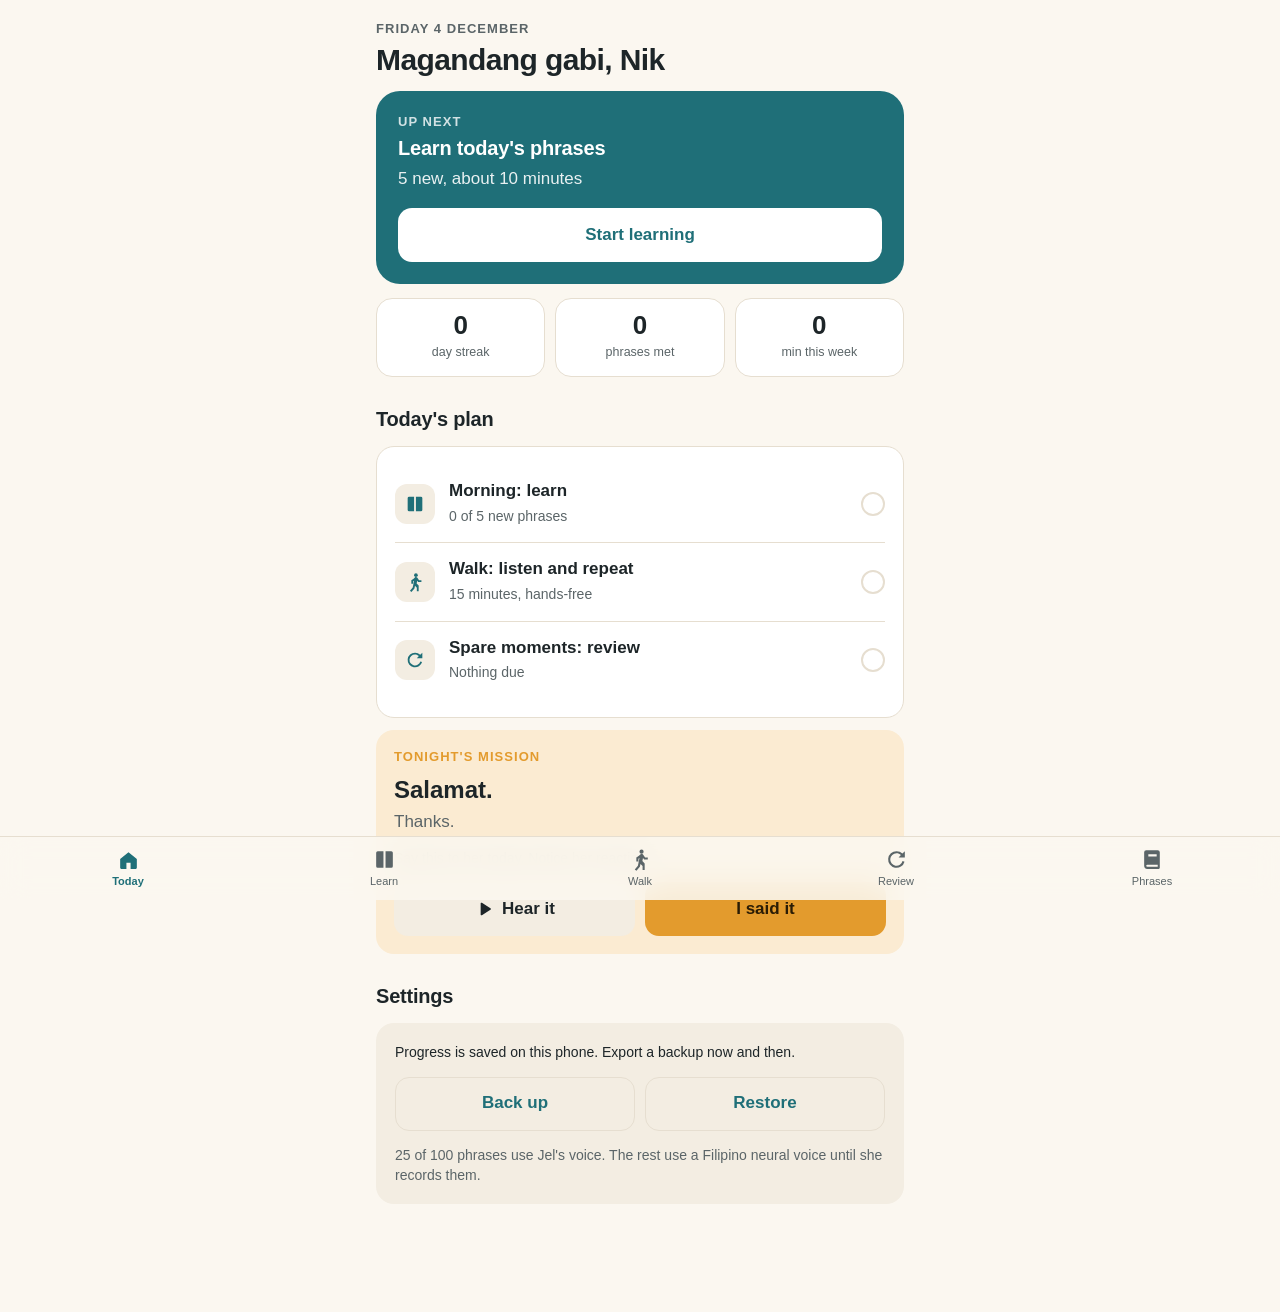
<file: index.html>
<!doctype html>
<html lang="en">
<head>
<meta charset="utf-8">
<meta name="viewport" content="width=device-width, initial-scale=1, viewport-fit=cover">
<title>Salita</title>
<meta name="description" content="Spoken Tagalog, a few minutes at a time.">
<meta name="theme-color" content="#FBF7F0" media="(prefers-color-scheme: light)">
<meta name="theme-color" content="#14191B" media="(prefers-color-scheme: dark)">
<meta name="apple-mobile-web-app-capable" content="yes">
<meta name="mobile-web-app-capable" content="yes">
<meta name="apple-mobile-web-app-status-bar-style" content="default">
<meta name="apple-mobile-web-app-title" content="Salita">
<link rel="apple-touch-icon" href="icons/apple-touch-icon.png">
<link rel="icon" href="icons/icon-192.png">
<link rel="manifest" href="manifest.webmanifest">
<link rel="stylesheet" href="styles.css">
</head>
<body>
<main id="view" aria-live="polite"></main>

<nav class="tabs" aria-label="Sections">
  <button data-tab="today" aria-label="Today"><svg viewBox="0 0 24 24"><path d="M4 11.5 12 5l8 6.5V20a1 1 0 0 1-1 1h-5v-6h-4v6H5a1 1 0 0 1-1-1z"/></svg><span>Today</span></button>
  <button data-tab="learn" aria-label="Learn"><svg viewBox="0 0 24 24"><path d="M4 5.5A1.5 1.5 0 0 1 5.5 4H11v16H5.5A1.5 1.5 0 0 1 4 18.5zM13 4h5.5A1.5 1.5 0 0 1 20 5.5v13a1.5 1.5 0 0 1-1.5 1.5H13z"/></svg><span>Learn</span></button>
  <button data-tab="walk" aria-label="Walk"><svg viewBox="0 0 24 24"><circle cx="13" cy="4.5" r="2"/><path d="M10.5 8.5 8 10v4h2v-2.8l1-.6-1.5 7.4-3 3.5 1.6 1.3 3.3-3.8.6-2.8 2 2V22h2v-6.2l-2.2-2.3.6-3 1.1 1.5H19v-2h-2.6l-1.8-2.6a2 2 0 0 0-2.2-.8z"/></svg><span>Walk</span></button>
  <button data-tab="review" aria-label="Review"><svg viewBox="0 0 24 24"><path d="M12 4a8 8 0 1 0 7.7 10.1l-1.9-.6A6 6 0 1 1 12 6c1.6 0 3.1.6 4.2 1.7L14 10h6V4l-2.3 2.3A8 8 0 0 0 12 4z"/></svg><span>Review</span></button>
  <button data-tab="phrases" aria-label="Phrasebook"><svg viewBox="0 0 24 24"><path d="M6 3h11a2 2 0 0 1 2 2v15a1 1 0 0 1-1 1H7a3 3 0 0 1-3-3V5a2 2 0 0 1 2-2zm0 15a1 1 0 0 0 1 1h10v-2H7a1 1 0 0 0-1 1zM8 7v2h8V7z"/></svg><span>Phrases</span></button>
</nav>

<template id="tpl-loading"><div class="loading">Loading…</div></template>
<script src="app.js"></script>
</body>
</html>
</file>
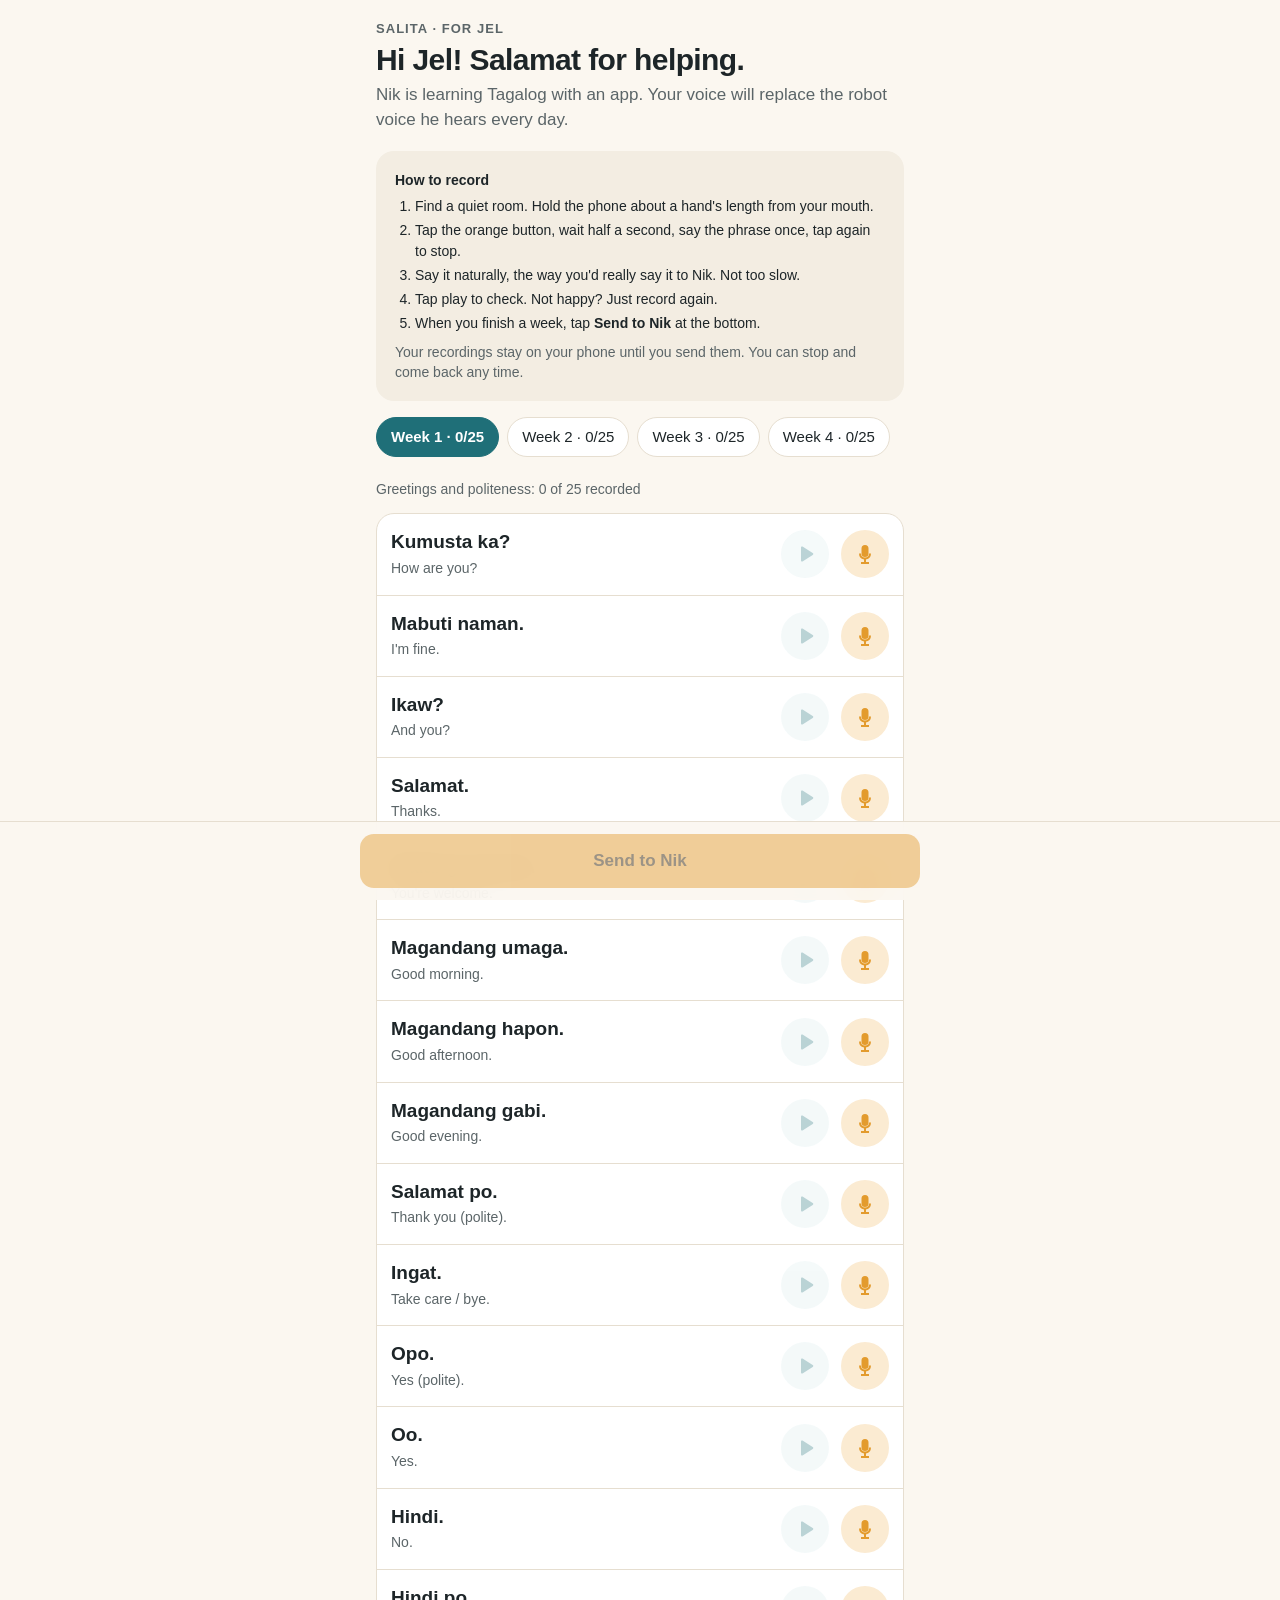
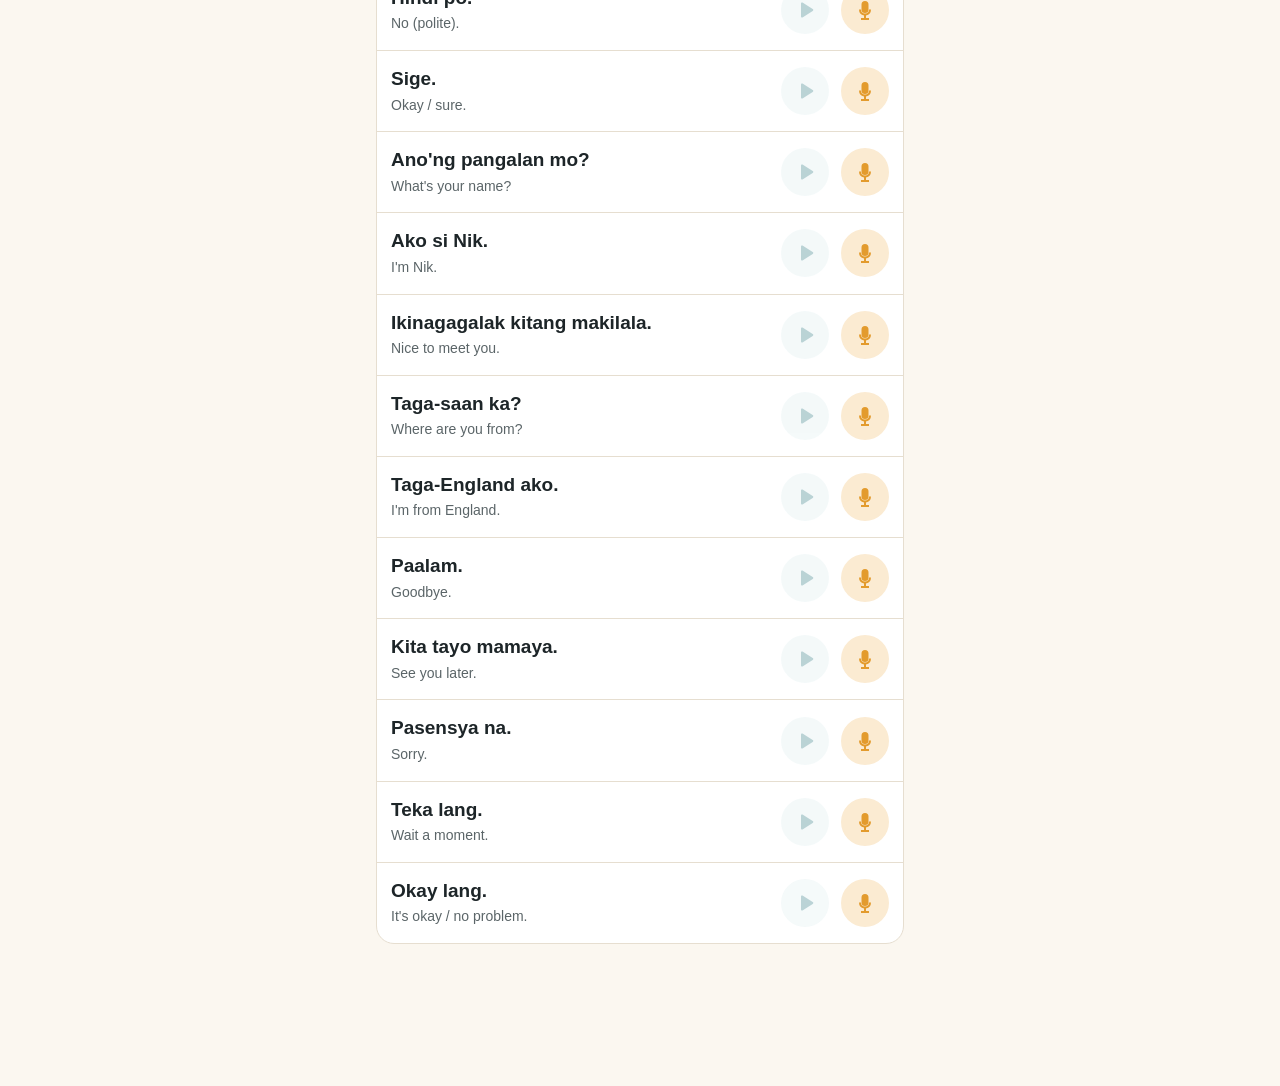
<file: record.html>
<!doctype html>
<html lang="en">
<head>
<meta charset="utf-8">
<meta name="viewport" content="width=device-width, initial-scale=1, viewport-fit=cover">
<title>Record for Nik · Salita</title>
<meta name="robots" content="noindex">
<link rel="icon" href="icons/icon-192.png">
<link rel="apple-touch-icon" href="icons/apple-touch-icon.png">
<link rel="stylesheet" href="styles.css">
<style>
  body { padding-bottom: calc(110px + env(safe-area-inset-bottom)); }
  .chips { display: flex; gap: 8px; overflow-x: auto; padding: 4px 0 8px; margin: 0 -16px; padding-left: 16px; scrollbar-width: none; }
  .chips button { flex: none; border: 1px solid var(--line); background: var(--surface); border-radius: 99px; padding: 8px 14px; font-size: 15px; cursor: pointer; }
  .chips button.on { background: var(--sea); border-color: var(--sea); color: #fff; font-weight: 600; }
  .rec-item { display: flex; align-items: center; gap: 12px; padding: 14px; border-top: 1px solid var(--line); }
  .rec-item:first-child { border-top: 0; }
  .rec-item .t { flex: 1; min-width: 0; }
  .rec-item .t b { display: block; font-size: 19px; }
  .rec-item .t span { font-size: 14px; color: var(--ink-2); }
  .rec-item .icon-btn { width: 48px; height: 48px; }
  .rec-item.has .t b::after { content: " ✓"; color: var(--good); }
  .sendbar { position: fixed; left: 0; right: 0; bottom: 0; padding: 12px 16px calc(12px + env(safe-area-inset-bottom)); background: color-mix(in srgb, var(--bg) 92%, transparent); backdrop-filter: blur(14px); -webkit-backdrop-filter: blur(14px); border-top: 1px solid var(--line); }
  .sendbar .inner { max-width: 560px; margin: 0 auto; }
  .tips li { margin: 4px 0; }
</style>
</head>
<body>
<main id="view">
  <div class="eyebrow">Salita · for Jel</div>
  <h1>Hi Jel! Salamat for helping.</h1>
  <p class="sub">Nik is learning Tagalog with an app. Your voice will replace the robot voice he hears every day.</p>
  <div class="card soft small">
    <b>How to record</b>
    <ol class="tips" style="margin:6px 0 0;padding-left:20px">
      <li>Find a quiet room. Hold the phone about a hand's length from your mouth.</li>
      <li>Tap the orange button, wait half a second, say the phrase once, tap again to stop.</li>
      <li>Say it naturally, the way you'd really say it to Nik. Not too slow.</li>
      <li>Tap play to check. Not happy? Just record again.</li>
      <li>When you finish a week, tap <b>Send to Nik</b> at the bottom.</li>
    </ol>
    <p class="muted" style="margin:8px 0 0">Your recordings stay on your phone until you send them. You can stop and come back any time.</p>
  </div>
  <div class="chips" id="weeks"></div>
  <p class="small muted" id="count"></p>
  <div class="list" id="list"><div class="loading" style="padding:40px 0">Loading…</div></div>
</main>
<div class="sendbar"><div class="inner">
  <button class="btn mango" id="send" disabled>Send to Nik</button>
</div></div>

<script>
"use strict";
const $ = s => document.querySelector(s);
const esc = s => String(s).replace(/[&<>"']/g, c => ({ "&": "&amp;", "<": "&lt;", ">": "&gt;", '"': "&quot;", "'": "&#39;" }[c]));
const MIC = '<svg viewBox="0 0 24 24"><path d="M12 15a3.5 3.5 0 0 0 3.5-3.5v-5a3.5 3.5 0 0 0-7 0v5A3.5 3.5 0 0 0 12 15zm6-3.5h-2a4 4 0 0 1-8 0H6a6 6 0 0 0 5 5.9V20H8v2h8v-2h-3v-2.6a6 6 0 0 0 5-5.9z"/></svg>';
const STOP = '<svg viewBox="0 0 24 24"><rect x="6" y="6" width="12" height="12" rx="2"/></svg>';
const PLAY = '<svg viewBox="0 0 24 24"><path d="M8 5.5v13a1 1 0 0 0 1.5.9l10.2-6.5a1 1 0 0 0 0-1.8L9.5 4.6A1 1 0 0 0 8 5.5z"/></svg>';

/* Storage */
function db() { return new Promise((res, rej) => { const r = indexedDB.open("salita-jel", 1); r.onupgradeneeded = () => r.result.createObjectStore("clips"); r.onsuccess = () => res(r.result); r.onerror = () => rej(r.error); }); }
async function put(k, v) { const d = await db(); return new Promise(r => { const tx = d.transaction("clips", "readwrite"); tx.objectStore("clips").put(v, k); tx.oncomplete = r; }); }
async function getAll() { const d = await db(); return new Promise(r => { const out = {}; const q = d.transaction("clips").objectStore("clips").openCursor(); q.onsuccess = () => { const c = q.result; if (c) { out[c.key] = c.value; c.continue(); } else r(out); }; }); }

let PHRASES = [], CLIPS = {}, week = 1, rec = null, recId = null;
const player = new Audio();

async function boot() {
  PHRASES = (await fetch("phrases.json").then(r => r.json())).phrases;
  try { CLIPS = await getAll(); } catch { CLIPS = {}; }
  const weeks = [...new Set(PHRASES.map(p => p.week))];
  week = weeks.find(w => PHRASES.some(p => p.week === w && !CLIPS[p.id])) || weeks[0];
  render();
}
function render() {
  const weeks = [...new Set(PHRASES.map(p => p.week))];
  $("#weeks").innerHTML = weeks.map(w => {
    const n = PHRASES.filter(p => p.week === w), d = n.filter(p => CLIPS[p.id]).length;
    return `<button class="${w === week ? "on" : ""}" data-w="${w}">Week ${w} · ${d}/${n.length}</button>`;
  }).join("");
  document.querySelectorAll("[data-w]").forEach(b => b.onclick = () => { week = +b.dataset.w; render(); });
  const list = PHRASES.filter(p => p.week === week);
  $("#count").textContent = `${list[0].theme}: ${list.filter(p => CLIPS[p.id]).length} of ${list.length} recorded`;
  $("#list").innerHTML = list.map(p => `
    <div class="rec-item ${CLIPS[p.id] ? "has" : ""}">
      <div class="t"><b>${esc(p.tl)}</b><span>${esc(p.en)}</span></div>
      <button class="icon-btn" data-play="${p.id}" aria-label="Play" ${CLIPS[p.id] ? "" : "disabled style=opacity:.3"}>${PLAY}</button>
      <button class="icon-btn rec ${recId === p.id ? "on" : ""}" data-rec="${p.id}" aria-label="Record">${recId === p.id ? STOP : MIC}</button>
    </div>`).join("");
  document.querySelectorAll("[data-play]").forEach(b => b.onclick = () => { const c = CLIPS[b.dataset.play]; if (c) { player.src = URL.createObjectURL(c.blob); player.play(); } });
  document.querySelectorAll("[data-rec]").forEach(b => b.onclick = () => toggle(b.dataset.rec));
  const unsent = Object.values(CLIPS).filter(c => !c.sent).length, total = Object.keys(CLIPS).length;
  const s = $("#send");
  s.disabled = total === 0;
  s.textContent = unsent ? `Send ${unsent} new recording${unsent > 1 ? "s" : ""} to Nik` : total ? `Send all ${total} again` : "Send to Nik";
}
async function toggle(id) {
  if (rec) { rec.stop(); return; }
  try {
    const stream = await navigator.mediaDevices.getUserMedia({ audio: { echoCancellation: false, noiseSuppression: true, autoGainControl: true } });
    const chunks = [];
    const mr = new MediaRecorder(stream);
    mr.ondataavailable = e => e.data.size && chunks.push(e.data);
    mr.onstop = async () => {
      stream.getTracks().forEach(t => t.stop());
      const blob = new Blob(chunks, { type: mr.mimeType || "audio/mp4" });
      const clip = { blob, type: blob.type, sent: false, at: Date.now() };
      CLIPS[id] = clip; await put(id, clip);
      rec = null; recId = null; render();
      player.src = URL.createObjectURL(blob); player.play().catch(() => {});
    };
    mr.start(); rec = mr; recId = id; render();
  } catch (e) { alert("Please allow the microphone so you can record."); }
}

/* Minimal ZIP writer (no compression) */
const CRC = (() => { const t = new Uint32Array(256); for (let n = 0; n < 256; n++) { let c = n; for (let k = 0; k < 8; k++) c = c & 1 ? 0xEDB88320 ^ (c >>> 1) : c >>> 1; t[n] = c >>> 0; } return t; })();
function crc32(u8) { let c = 0xFFFFFFFF; for (let i = 0; i < u8.length; i++) c = CRC[(c ^ u8[i]) & 0xFF] ^ (c >>> 8); return (c ^ 0xFFFFFFFF) >>> 0; }
async function zip(files) {
  const enc = new TextEncoder(), parts = [], central = [];
  let offset = 0;
  for (const f of files) {
    const data = new Uint8Array(await f.blob.arrayBuffer()), name = enc.encode(f.name), crc = crc32(data);
    const h = new DataView(new ArrayBuffer(30));
    h.setUint32(0, 0x04034b50, true); h.setUint16(4, 20, true); h.setUint32(14, crc, true);
    h.setUint32(18, data.length, true); h.setUint32(22, data.length, true); h.setUint16(26, name.length, true);
    parts.push(h.buffer, name, data);
    const c = new DataView(new ArrayBuffer(46));
    c.setUint32(0, 0x02014b50, true); c.setUint16(4, 20, true); c.setUint16(6, 20, true); c.setUint32(16, crc, true);
    c.setUint32(20, data.length, true); c.setUint32(24, data.length, true); c.setUint16(28, name.length, true); c.setUint32(42, offset, true);
    central.push(c.buffer, name);
    offset += 30 + name.length + data.length;
  }
  const size = central.reduce((s, b) => s + b.byteLength, 0);
  const e = new DataView(new ArrayBuffer(22));
  e.setUint32(0, 0x06054b50, true); e.setUint16(8, files.length, true); e.setUint16(10, files.length, true); e.setUint32(12, size, true); e.setUint32(16, offset, true);
  return new Blob([...parts, ...central, e.buffer], { type: "application/zip" });
}
$("#send").onclick = async () => {
  const entries = Object.entries(CLIPS);
  let pick = entries.filter(([, c]) => !c.sent);
  if (!pick.length) pick = entries;
  const ext = t => t.includes("webm") ? "webm" : t.includes("ogg") ? "ogg" : t.includes("wav") ? "wav" : "m4a";
  const blob = await zip(pick.map(([id, c]) => ({ name: `${id}.${ext(c.type)}`, blob: c.blob })));
  const stamp = new Date().toISOString().slice(0, 16).replace(/[-:T]/g, "");
  const file = new File([blob], `jel-recordings-${stamp}.zip`, { type: "application/zip" });
  let shared = false;
  if (navigator.canShare && navigator.canShare({ files: [file] })) {
    try { await navigator.share({ files: [file], title: "Recordings for Nik" }); shared = true; } catch (e) { if (e.name === "AbortError") return; }
  }
  if (!shared) {
    const a = document.createElement("a"); a.href = URL.createObjectURL(file); a.download = file.name; a.click();
    alert("Saved to your Downloads. Please send that file to Nik on Messenger or WhatsApp.");
  }
  for (const [id, c] of pick) { c.sent = true; await put(id, c); }
  render();
};
boot();
</script>
</body>
</html>
</file>
<file: styles.css>
:root {
  --bg: #FBF7F0;
  --surface: #FFFFFF;
  --surface-2: #F3EDE2;
  --ink: #1D2528;
  --ink-2: #5B6568;
  --line: #E6DED0;
  --sea: #1F6F78;
  --sea-soft: #DCEDEE;
  --mango: #E39B2D;
  --mango-soft: #FBEBD2;
  --good: #2E7D4F;
  --bad: #B4472E;
  --radius: 18px;
  --tabs-h: 64px;
  color-scheme: light dark;
}
@media (prefers-color-scheme: dark) {
  :root {
    --bg: #14191B;
    --surface: #1D2427;
    --surface-2: #252E31;
    --ink: #EEF1F0;
    --ink-2: #A3ADAF;
    --line: #2F393C;
    --sea: #5FB7C0;
    --sea-soft: #1F3A3E;
    --mango: #F0B054;
    --mango-soft: #3D3020;
    --good: #6CC593;
    --bad: #E58A72;
  }
}
* { box-sizing: border-box; -webkit-tap-highlight-color: transparent; }
html, body { margin: 0; background: var(--bg); color: var(--ink); }
body {
  font: 17px/1.45 -apple-system, BlinkMacSystemFont, "SF Pro Text", "Segoe UI", Roboto, sans-serif;
  min-height: 100dvh;
  padding: env(safe-area-inset-top) 0 calc(var(--tabs-h) + env(safe-area-inset-bottom));
  -webkit-font-smoothing: antialiased;
}
button { font: inherit; color: inherit; }
#view { max-width: 560px; margin: 0 auto; padding: 20px 16px 32px; }
.loading { padding: 40vh 0; text-align: center; color: var(--ink-2); }

/* Tabs */
.tabs {
  position: fixed; inset: auto 0 0 0; z-index: 10;
  display: grid; grid-template-columns: repeat(5, 1fr);
  height: calc(var(--tabs-h) + env(safe-area-inset-bottom));
  padding-bottom: env(safe-area-inset-bottom);
  background: color-mix(in srgb, var(--bg) 88%, transparent);
  backdrop-filter: blur(14px); -webkit-backdrop-filter: blur(14px);
  border-top: 1px solid var(--line);
}
.tabs button {
  border: 0; background: none; display: flex; flex-direction: column; align-items: center; justify-content: center;
  gap: 2px; font-size: 11px; color: var(--ink-2); cursor: pointer;
}
.tabs svg { width: 25px; height: 25px; fill: currentColor; }
.tabs button[aria-current="page"] { color: var(--sea); font-weight: 600; }

/* Type */
h1 { font-size: 30px; line-height: 1.15; margin: 4px 0 6px; letter-spacing: -0.02em; }
h2 { font-size: 20px; margin: 28px 0 10px; letter-spacing: -0.01em; }
.sub { color: var(--ink-2); margin: 0 0 18px; }
.eyebrow { font-size: 13px; text-transform: uppercase; letter-spacing: .08em; color: var(--ink-2); font-weight: 600; }
.muted { color: var(--ink-2); }
.small { font-size: 14px; }

/* Cards and buttons */
.card { background: var(--surface); border: 1px solid var(--line); border-radius: var(--radius); padding: 18px; margin: 12px 0; }
.card.soft { background: var(--surface-2); border-color: transparent; }
.btn {
  display: flex; align-items: center; justify-content: center; gap: 8px; width: 100%;
  min-height: 54px; padding: 12px 18px; border-radius: 14px; border: 0; cursor: pointer;
  background: var(--sea); color: #fff; font-weight: 600; font-size: 17px;
}
@media (prefers-color-scheme: dark) { .btn { color: #0F1416; } }
.btn.secondary { background: var(--surface-2); color: var(--ink); }
.btn.ghost { background: transparent; color: var(--sea); border: 1.5px solid var(--line); }
.btn.mango { background: var(--mango); color: #2A1C05; }
.btn:disabled { opacity: .45; }
.row { display: flex; gap: 10px; }
.row > * { flex: 1; }
.icon-btn {
  width: 52px; height: 52px; border-radius: 50%; border: 0; display: inline-flex; align-items: center; justify-content: center;
  background: var(--sea-soft); color: var(--sea); cursor: pointer; flex: none;
}
.icon-btn svg { width: 24px; height: 24px; fill: currentColor; }
.icon-btn.rec { background: var(--mango-soft); color: var(--mango); }
.icon-btn.rec.on { background: var(--bad); color: #fff; animation: pulse 1.2s infinite; }
@keyframes pulse { 50% { transform: scale(1.07); } }

/* Today */
.hero { background: var(--sea); color: #fff; border-radius: 24px; padding: 22px; margin: 14px 0; }
@media (prefers-color-scheme: dark) { .hero { background: var(--sea-soft); color: var(--ink); } }
.hero .btn { background: #fff; color: var(--sea); margin-top: 16px; }
@media (prefers-color-scheme: dark) { .hero .btn { background: var(--sea); color: #0F1416; } }
.hero h2 { margin: 2px 0 4px; color: inherit; }
.hero p { margin: 0; opacity: .9; }
.stats { display: grid; grid-template-columns: repeat(3, 1fr); gap: 10px; margin: 12px 0; }
.stat { background: var(--surface); border: 1px solid var(--line); border-radius: 16px; padding: 12px; text-align: center; }
.stat b { display: block; font-size: 26px; line-height: 1.1; }
.stat span { font-size: 12.5px; color: var(--ink-2); }
.slot { display: flex; align-items: center; gap: 14px; padding: 14px 0; border-top: 1px solid var(--line); cursor: pointer; background: none; border-left: 0; border-right: 0; border-bottom: 0; width: 100%; text-align: left; }
.slot:first-child { border-top: 0; }
.slot .dot { width: 40px; height: 40px; border-radius: 12px; background: var(--surface-2); display: grid; place-items: center; flex: none; }
.slot .dot svg { width: 22px; height: 22px; fill: var(--sea); }
.slot.done .dot { background: var(--sea-soft); }
.slot .t { flex: 1; }
.slot .t b { display: block; font-weight: 600; }
.slot .t span { font-size: 14px; color: var(--ink-2); }
.check { width: 24px; height: 24px; border-radius: 50%; border: 2px solid var(--line); flex: none; display: grid; place-items: center; }
.done .check { background: var(--good); border-color: var(--good); }
.done .check::after { content: ""; width: 10px; height: 6px; border: 2.5px solid #fff; border-top: 0; border-right: 0; transform: rotate(-45deg) translate(1px, -1px); }
.mission { background: var(--mango-soft); border-radius: var(--radius); padding: 18px; margin: 12px 0; }
.mission .tl { font-size: 24px; font-weight: 700; margin: 6px 0 2px; }

/* Phrase card */
.phrase-card { background: var(--surface); border: 1px solid var(--line); border-radius: 24px; padding: 26px 20px 20px; text-align: center; margin: 14px 0; }
.phrase-card .tl { font-size: 34px; font-weight: 700; line-height: 1.15; letter-spacing: -0.01em; margin: 6px 0 10px; }
.phrase-card .en { font-size: 20px; margin: 0 0 4px; }
.phrase-card .lit { color: var(--ink-2); font-size: 15px; margin: 0; }
.phrase-card .note { background: var(--surface-2); border-radius: 12px; padding: 10px 12px; font-size: 15px; margin: 16px 0 0; text-align: left; }
.controls { display: flex; justify-content: center; gap: 14px; margin: 20px 0 4px; }
.controls .lbl { display: flex; flex-direction: column; align-items: center; gap: 4px; font-size: 12px; color: var(--ink-2); }
.progress { height: 6px; background: var(--surface-2); border-radius: 3px; overflow: hidden; margin: 6px 0 4px; }
.progress i { display: block; height: 100%; background: var(--sea); border-radius: 3px; transition: width .3s; }
.hidden-answer { filter: blur(9px); user-select: none; }
.rate { display: grid; grid-template-columns: repeat(3, 1fr); gap: 8px; margin-top: 14px; }
.rate button { min-height: 58px; border-radius: 14px; border: 0; font-weight: 600; cursor: pointer; }
.rate .again { background: color-mix(in srgb, var(--bad) 18%, transparent); color: var(--bad); }
.rate .got { background: var(--sea-soft); color: var(--sea); }
.rate .easy { background: color-mix(in srgb, var(--good) 18%, transparent); color: var(--good); }
.rate small { display: block; font-weight: 400; font-size: 12px; opacity: .8; }

/* Walk */
.walk-player { text-align: center; padding: 28px 18px; }
.big-play { width: 120px; height: 120px; border-radius: 50%; border: 0; background: var(--sea); color: #fff; display: grid; place-items: center; margin: 18px auto; cursor: pointer; }
.big-play svg { width: 54px; height: 54px; fill: currentColor; }
@media (prefers-color-scheme: dark) { .big-play { color: #0F1416; } }
.now { min-height: 76px; }
.now .tl { font-size: 26px; font-weight: 700; }
.walk-row { display: flex; justify-content: center; gap: 22px; align-items: center; }
.time { font-variant-numeric: tabular-nums; color: var(--ink-2); font-size: 15px; }
.seg { display: flex; background: var(--surface-2); border-radius: 12px; padding: 4px; gap: 4px; margin: 10px 0; }
.seg button { flex: 1; border: 0; background: none; border-radius: 9px; padding: 9px 4px; font-size: 15px; cursor: pointer; color: var(--ink-2); }
.seg button.on { background: var(--surface); color: var(--ink); font-weight: 600; box-shadow: 0 1px 2px rgba(0,0,0,.08); }

/* Phrasebook */
.search { width: 100%; font: inherit; padding: 13px 16px; border-radius: 14px; border: 1px solid var(--line); background: var(--surface); color: var(--ink); margin: 6px 0 4px; }
.list { background: var(--surface); border: 1px solid var(--line); border-radius: var(--radius); overflow: hidden; }
.item { display: flex; align-items: center; gap: 12px; padding: 12px 14px; border-top: 1px solid var(--line); }
.item:first-child { border-top: 0; }
.item .t { flex: 1; min-width: 0; }
.item .t b { display: block; font-weight: 600; }
.item .t span { font-size: 14.5px; color: var(--ink-2); }
.item .icon-btn { width: 42px; height: 42px; }
.item .icon-btn svg { width: 20px; height: 20px; }
.star { border: 0; background: none; padding: 6px; cursor: pointer; color: var(--line); }
.star.on { color: var(--mango); }
.star svg { width: 22px; height: 22px; fill: currentColor; }
.badge { display: inline-block; font-size: 11.5px; font-weight: 600; padding: 2px 8px; border-radius: 99px; background: var(--sea-soft); color: var(--sea); margin-left: 6px; vertical-align: 2px; }
.badge.jel { background: var(--mango-soft); color: var(--mango); }
.locked { opacity: .5; }

/* Sheets */
.sheet-bg { position: fixed; inset: 0; background: rgba(0,0,0,.35); z-index: 20; display: flex; align-items: flex-end; }
.sheet { background: var(--bg); width: 100%; max-width: 560px; margin: 0 auto; border-radius: 22px 22px 0 0; padding: 20px 16px calc(20px + env(safe-area-inset-bottom)); max-height: 90dvh; overflow: auto; }
.field { display: block; margin: 12px 0; }
.field span { display: block; font-size: 14px; color: var(--ink-2); margin-bottom: 4px; }
.field input, .field textarea { width: 100%; font: inherit; padding: 12px 14px; border-radius: 12px; border: 1px solid var(--line); background: var(--surface); color: var(--ink); }
.toast { position: fixed; left: 50%; bottom: calc(var(--tabs-h) + 20px + env(safe-area-inset-bottom)); transform: translateX(-50%); background: var(--ink); color: var(--bg); padding: 10px 16px; border-radius: 12px; font-size: 15px; z-index: 30; }
.center { text-align: center; }
.spacer { height: 12px; }
a { color: var(--sea); }
</file>
